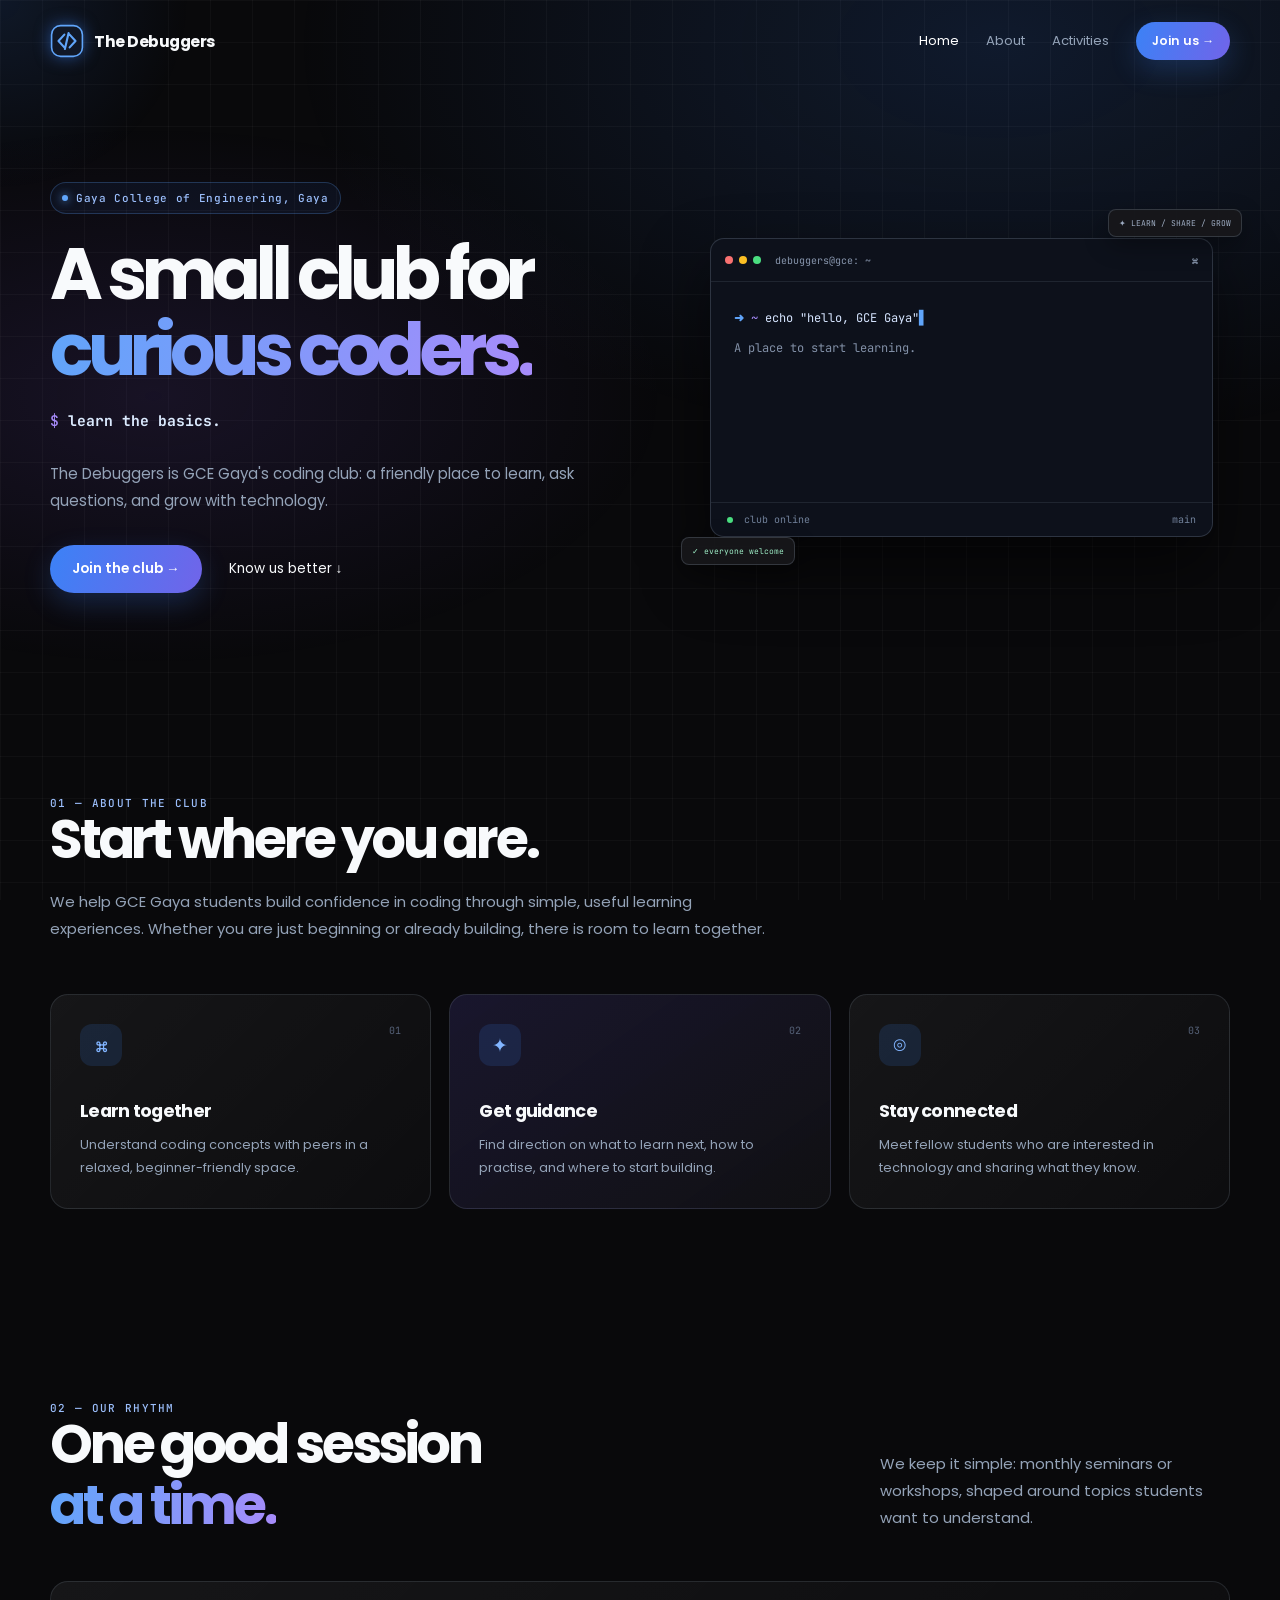
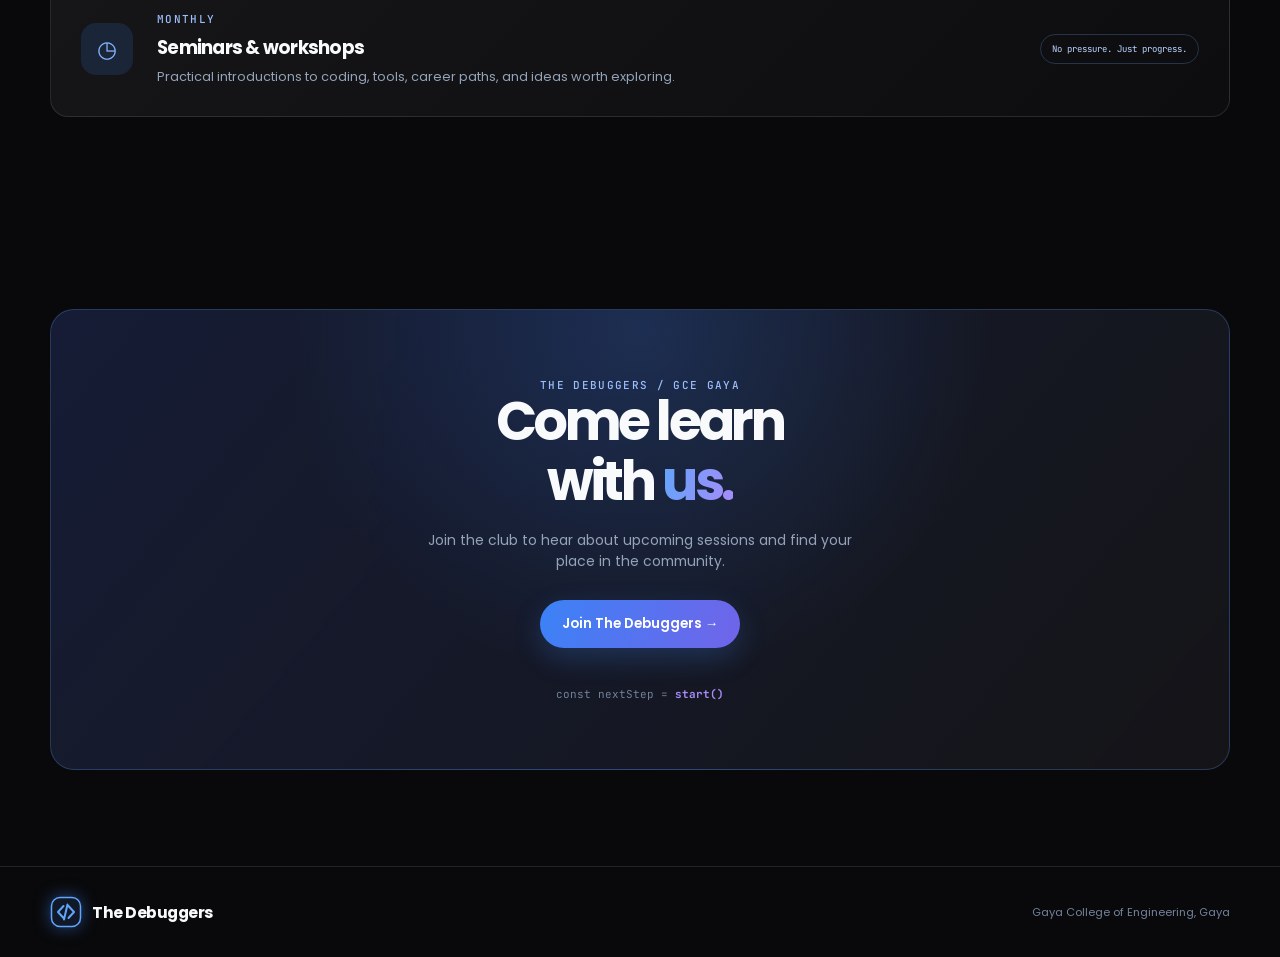
<file: index.html>
<!doctype html>
<html lang="en">
  <head>
    <meta charset="UTF-8" />
    <meta name="viewport" content="width=device-width, initial-scale=1.0" />
    <meta
      name="description"
      content="The Debuggers is the coding club of Gaya College of Engineering, Gaya."
    />
    <title>The Debuggers — Gaya College of Engineering</title>
    <link rel="icon" href="assets/favicon.png" type="image/png" />
    <link rel="preconnect" href="https://fonts.googleapis.com" />
    <link rel="preconnect" href="https://fonts.gstatic.com" crossorigin />
    <link
      href="https://fonts.googleapis.com/css2?family=JetBrains+Mono:wght@400;500;600&family=Poppins:wght@400;500;600;700;800&display=swap"
      rel="stylesheet"
    />
    <link rel="stylesheet" href="css/home.css" />
  </head>
  <body>
    <div class="backdrop"></div>
    <div class="cursor-glow"></div>
    <div class="loader" aria-hidden="true">&lt;/&gt;</div>

    <header class="site-header">
      <nav class="navbar container" aria-label="Main navigation">
        <a class="brand" href="#home">
          <img src="assets/logo.svg" width="34" height="34" alt="" />
          <span>The Debuggers</span>
        </a>
        <button class="menu-toggle" aria-label="Open menu" aria-expanded="false">
          <i></i><i></i>
        </button>
        <div class="nav-menu">
          <a class="active" href="#home">Home</a>
          <a href="#about">About</a>
          <a href="#activities">Activities</a>
          <a class="button small" href="register.html">Join us →</a>
        </div>
      </nav>
    </header>

    <main>
      <section class="hero container" id="home">
        <div class="hero-copy">
          <p class="eyebrow"><b></b> Gaya College of Engineering, Gaya</p>
          <h1>A small club for <em>curious coders.</em></h1>
          <p class="type-line"><span>$</span> <strong id="hero-typing"></strong><i></i></p>
          <p class="description">
            The Debuggers is GCE Gaya's coding club: a friendly place to learn, ask questions, and grow with technology.
          </p>
          <div class="hero-actions">
            <a class="button ripple" href="register.html">Join the club →</a>
            <a class="text-button" href="#about">Know us better ↓</a>
          </div>
        </div>

        <div class="terminal-wrap" aria-label="Terminal illustration">
          <article class="terminal">
            <header>
              <div><i></i><i></i><i></i></div>
              <span>debuggers@gce: ~</span>
              <span>⌘</span>
            </header>
            <div class="terminal-body">
              <p><b>➜</b> <em>~</em> <span id="terminal-command"></span><i>▋</i></p>
              <div id="terminal-output"></div>
            </div>
            <footer><span><b></b> club online</span><span>main</span></footer>
          </article>
          <aside class="chip top">✦ LEARN / SHARE / GROW</aside>
          <aside class="chip bottom">✓ everyone welcome</aside>
        </div>
      </section>

      <section class="section container reveal" id="about">
        <div class="intro">
          <p class="kicker">01 — ABOUT THE CLUB</p>
          <h2>Start where you are.</h2>
          <p>
            We help GCE Gaya students build confidence in coding through simple, useful learning experiences. Whether you are just beginning or already building, there is room to learn together.
          </p>
        </div>
        <div class="features">
          <article>
            <div class="icon">⌘</div>
            <small>01</small>
            <h3>Learn together</h3>
            <p>Understand coding concepts with peers in a relaxed, beginner-friendly space.</p>
          </article>
          <article class="featured">
            <div class="icon">✦</div>
            <small>02</small>
            <h3>Get guidance</h3>
            <p>Find direction on what to learn next, how to practise, and where to start building.</p>
          </article>
          <article>
            <div class="icon">◎</div>
            <small>03</small>
            <h3>Stay connected</h3>
            <p>Meet fellow students who are interested in technology and sharing what they know.</p>
          </article>
        </div>
      </section>

      <section class="section container reveal" id="activities">
        <div class="section-heading">
          <div>
            <p class="kicker">02 — OUR RHYTHM</p>
            <h2>One good session<br /><em>at a time.</em></h2>
          </div>
          <p>
            We keep it simple: monthly seminars or workshops, shaped around topics students want to understand.
          </p>
        </div>
        <div class="activity-card">
          <div class="activity-icon">◷</div>
          <div>
            <p class="kicker">MONTHLY</p>
            <h3>Seminars &amp; workshops</h3>
            <p>Practical introductions to coding, tools, career paths, and ideas worth exploring.</p>
          </div>
          <span class="activity-tag">No pressure. Just progress.</span>
        </div>
      </section>

      <section class="section container reveal" id="join">
        <div class="cta">
          <p class="kicker">THE DEBUGGERS / GCE GAYA</p>
          <h2>Come learn<br />with <em>us.</em></h2>
          <p>Join the club to hear about upcoming sessions and find your place in the community.</p>
          <a class="button ripple" href="register.html">Join The Debuggers →</a>
          <small>const nextStep = <b>start()</b></small>
        </div>
      </section>
    </main>

    <footer class="site-footer">
      <div class="container">
        <a class="brand" href="#home">
          <img src="assets/logo.svg" width="32" height="32" alt="" />
          <span>The Debuggers</span>
        </a>
        <p>Gaya College of Engineering, Gaya</p>
      </div>
    </footer>
    <script src="js/home.js"></script>
  </body>
</html>
</file>
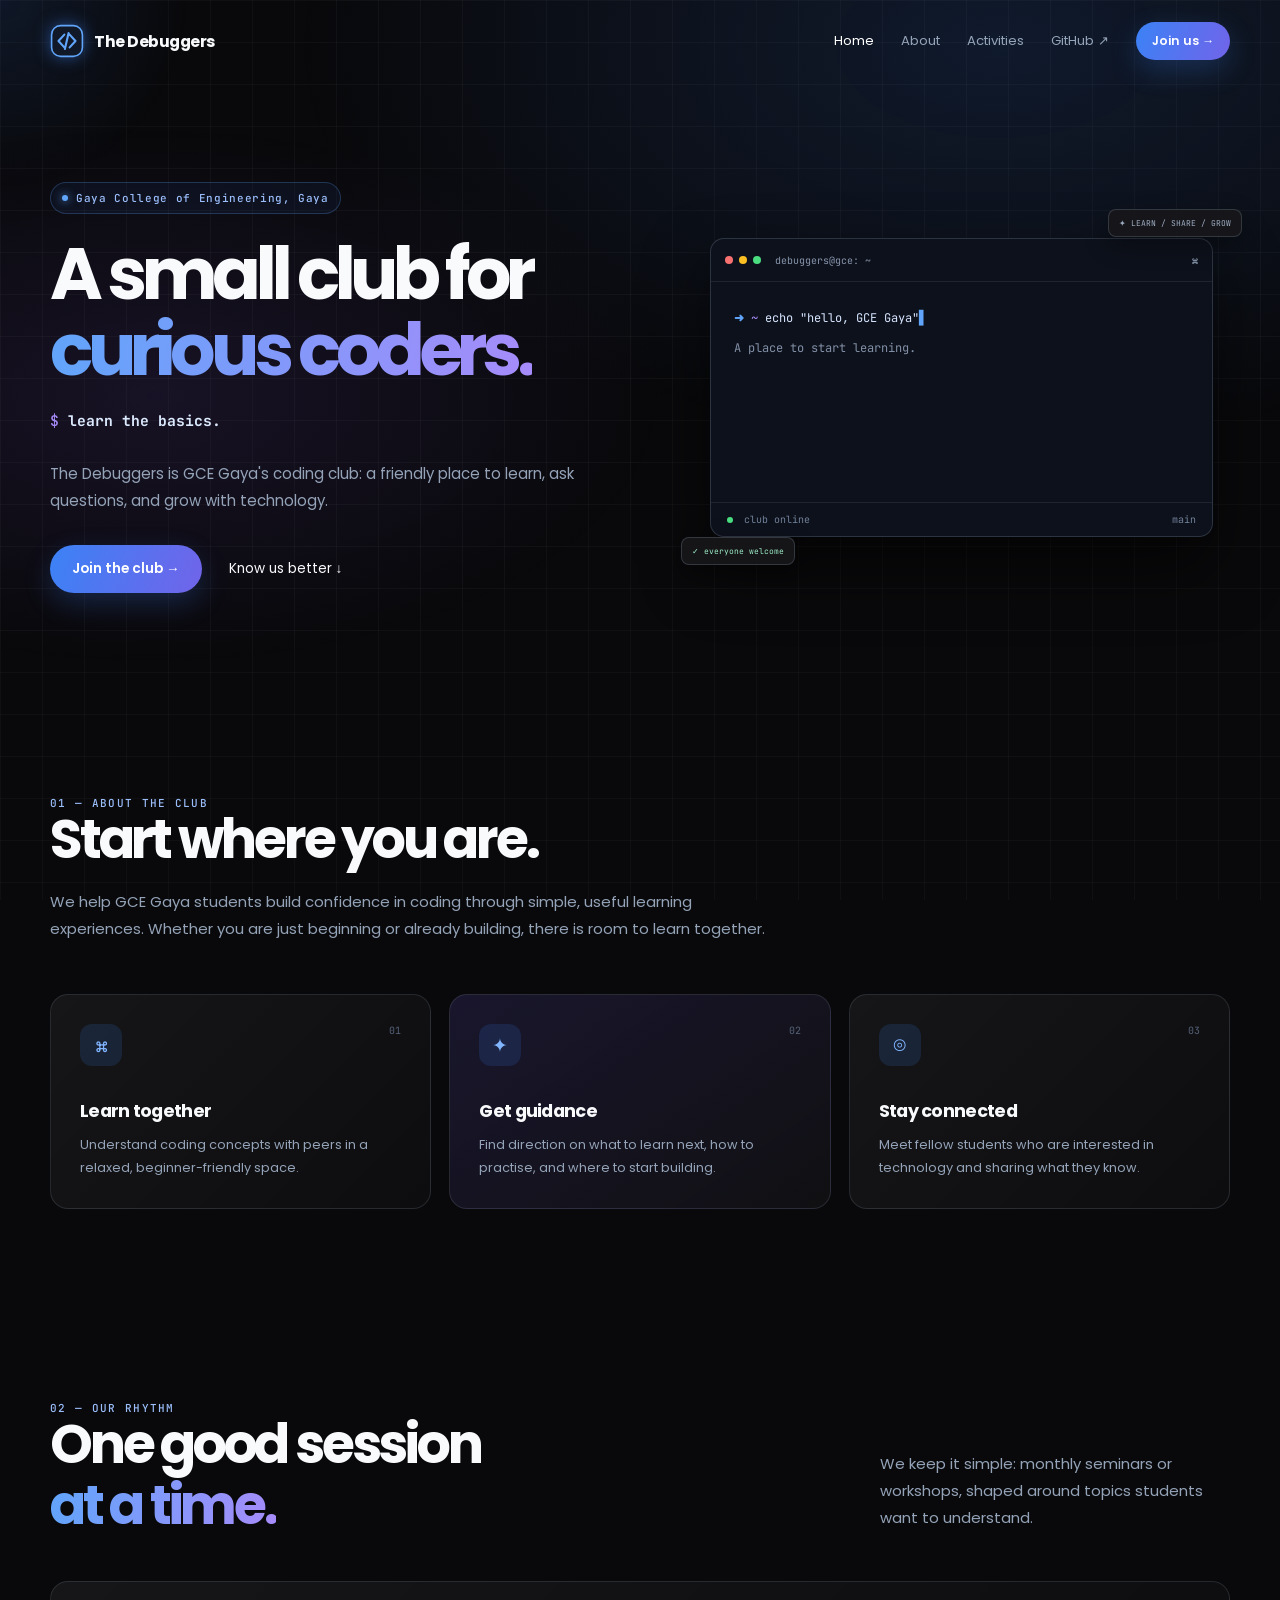
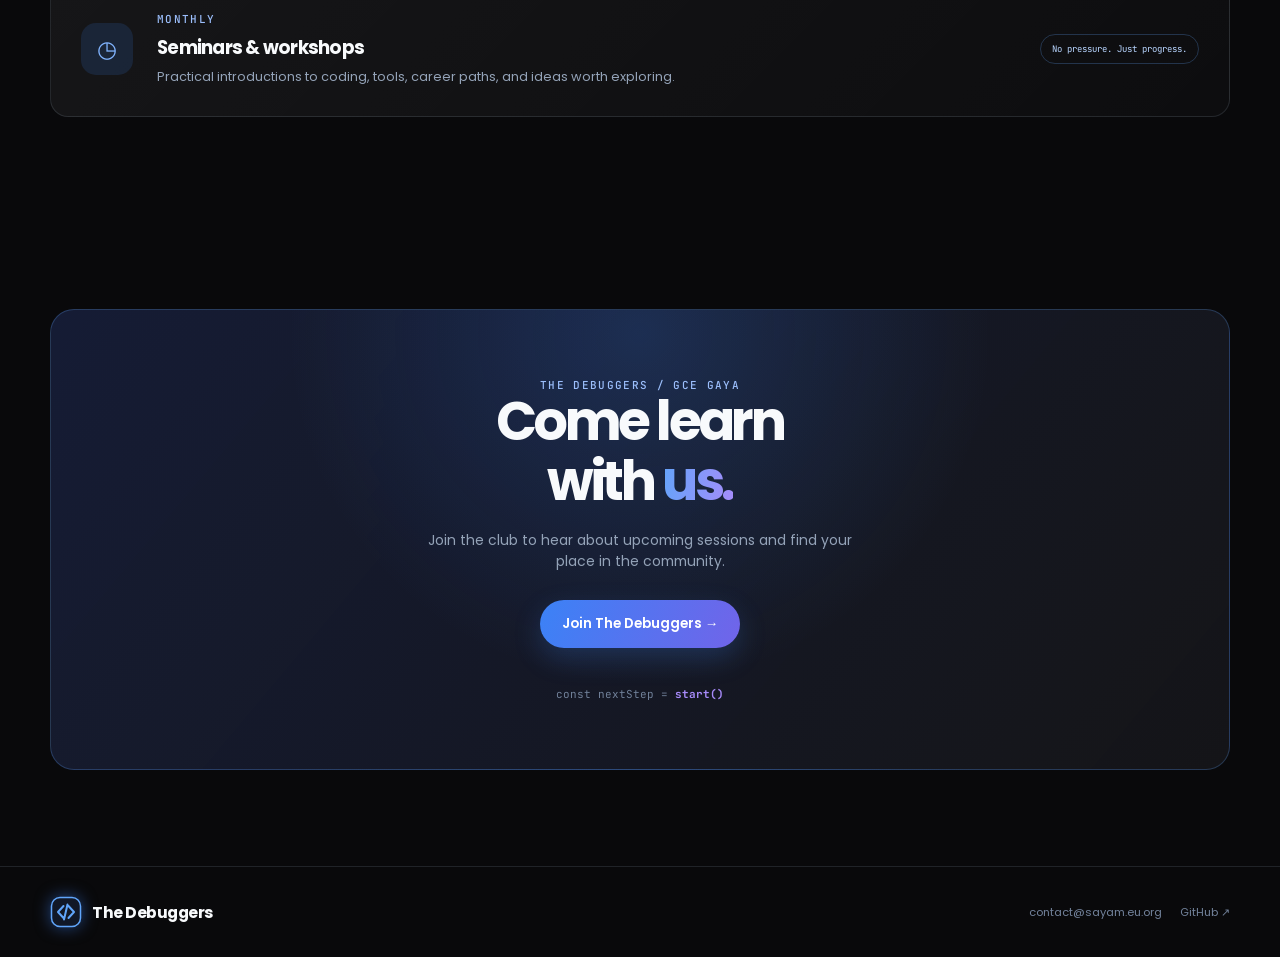
<file: frontend/index.html>
<!doctype html>
<html lang="en">
  <head>
    <meta charset="UTF-8" />
    <meta name="viewport" content="width=device-width, initial-scale=1.0" />
    <meta
      name="description"
      content="The Debuggers is the coding club of Gaya College of Engineering, Gaya."
    />
    <title>The Debuggers — Gaya College of Engineering</title>
    <link rel="icon" href="assets/favicon.png" type="image/png" />
    <link rel="preconnect" href="https://fonts.googleapis.com" />
    <link rel="preconnect" href="https://fonts.gstatic.com" crossorigin />
    <link
      href="https://fonts.googleapis.com/css2?family=JetBrains+Mono:wght@400;500;600&family=Poppins:wght@400;500;600;700;800&display=swap"
      rel="stylesheet"
    />
    <link rel="stylesheet" href="css/home.css" />
  </head>
  <body>
    <div class="backdrop"></div>
    <div class="cursor-glow"></div>
    <div class="loader" aria-hidden="true">&lt;/&gt;</div>

    <header class="site-header">
      <nav class="navbar container" aria-label="Main navigation">
        <a class="brand" href="#home">
          <img src="assets/logo.svg" width="34" height="34" alt="" />
          <span>The Debuggers</span>
        </a>
        <button class="menu-toggle" aria-label="Open menu" aria-expanded="false">
          <i></i><i></i>
        </button>
        <div class="nav-menu">
          <a class="active" href="#home">Home</a>
          <a href="#about">About</a>
          <a href="#activities">Activities</a>
          <a href="https://github.com/The-Debuggers-GCE" target="_blank" rel="noreferrer">GitHub ↗</a>
          <a class="button small" href="register.html">Join us →</a>
        </div>
      </nav>
    </header>

    <main>
      <section class="hero container" id="home">
        <div class="hero-copy">
          <p class="eyebrow"><b></b> Gaya College of Engineering, Gaya</p>
          <h1>A small club for <em>curious coders.</em></h1>
          <p class="type-line"><span>$</span> <strong id="hero-typing"></strong><i></i></p>
          <p class="description">
            The Debuggers is GCE Gaya's coding club: a friendly place to learn, ask questions, and grow with technology.
          </p>
          <div class="hero-actions">
            <a class="button ripple" href="register.html">Join the club →</a>
            <a class="text-button" href="#about">Know us better ↓</a>
          </div>
        </div>

        <div class="terminal-wrap" aria-label="Terminal illustration">
          <article class="terminal">
            <header>
              <div><i></i><i></i><i></i></div>
              <span>debuggers@gce: ~</span>
              <span>⌘</span>
            </header>
            <div class="terminal-body">
              <p><b>➜</b> <em>~</em> <span id="terminal-command"></span><i>▋</i></p>
              <div id="terminal-output"></div>
            </div>
            <footer><span><b></b> club online</span><span>main</span></footer>
          </article>
          <aside class="chip top">✦ LEARN / SHARE / GROW</aside>
          <aside class="chip bottom">✓ everyone welcome</aside>
        </div>
      </section>

      <section class="section container reveal" id="about">
        <div class="intro">
          <p class="kicker">01 — ABOUT THE CLUB</p>
          <h2>Start where you are.</h2>
          <p>
            We help GCE Gaya students build confidence in coding through simple, useful learning experiences. Whether you are just beginning or already building, there is room to learn together.
          </p>
        </div>
        <div class="features">
          <article>
            <div class="icon">⌘</div>
            <small>01</small>
            <h3>Learn together</h3>
            <p>Understand coding concepts with peers in a relaxed, beginner-friendly space.</p>
          </article>
          <article class="featured">
            <div class="icon">✦</div>
            <small>02</small>
            <h3>Get guidance</h3>
            <p>Find direction on what to learn next, how to practise, and where to start building.</p>
          </article>
          <article>
            <div class="icon">◎</div>
            <small>03</small>
            <h3>Stay connected</h3>
            <p>Meet fellow students who are interested in technology and sharing what they know.</p>
          </article>
        </div>
      </section>

      <section class="section container reveal" id="activities">
        <div class="section-heading">
          <div>
            <p class="kicker">02 — OUR RHYTHM</p>
            <h2>One good session<br /><em>at a time.</em></h2>
          </div>
          <p>
            We keep it simple: monthly seminars or workshops, shaped around topics students want to understand.
          </p>
        </div>
        <div class="activity-card">
          <div class="activity-icon">◷</div>
          <div>
            <p class="kicker">MONTHLY</p>
            <h3>Seminars &amp; workshops</h3>
            <p>Practical introductions to coding, tools, career paths, and ideas worth exploring.</p>
          </div>
          <span class="activity-tag">No pressure. Just progress.</span>
        </div>
      </section>

      <section class="section container reveal" id="join">
        <div class="cta">
          <p class="kicker">THE DEBUGGERS / GCE GAYA</p>
          <h2>Come learn<br />with <em>us.</em></h2>
          <p>Join the club to hear about upcoming sessions and find your place in the community.</p>
          <a class="button ripple" href="register.html">Join The Debuggers →</a>
          <small>const nextStep = <b>start()</b></small>
        </div>
      </section>
    </main>

    <footer class="site-footer">
      <div class="container">
        <a class="brand" href="#home">
          <img src="assets/logo.svg" width="32" height="32" alt="" />
          <span>The Debuggers</span>
        </a>
        <div class="footer-links">
          <a href="mailto:contact@sayam.eu.org">contact@sayam.eu.org</a>
          <a href="https://github.com/The-Debuggers-GCE" target="_blank" rel="noreferrer">GitHub ↗</a>
        </div>
      </div>
    </footer>
    <script src="js/home.js"></script>
  </body>
</html>
</file>
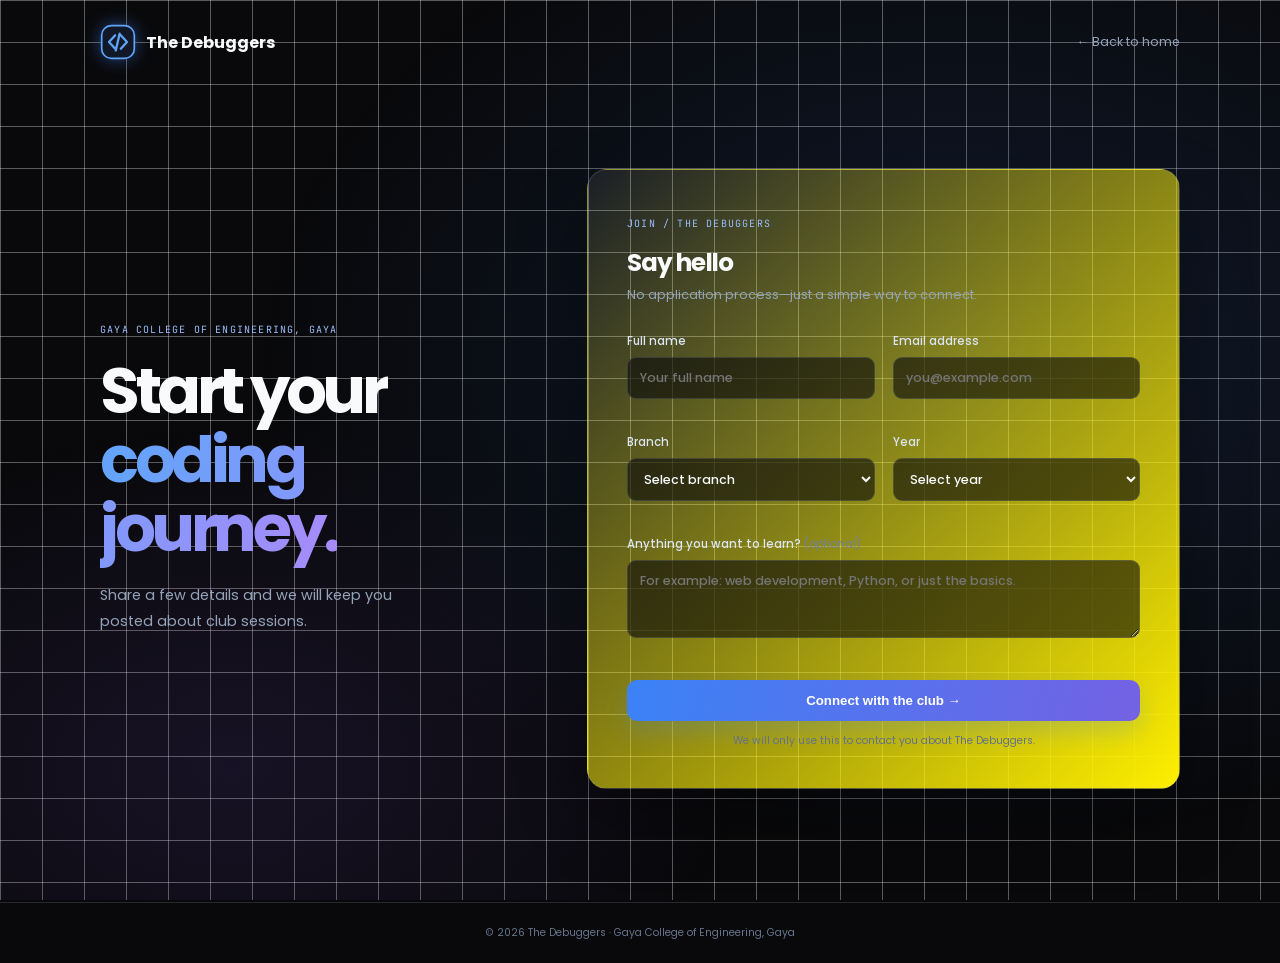
<file: register.html>
<!doctype html>
<html lang="en">
  <head>
    <meta charset="UTF-8" />
    <meta name="viewport" content="width=device-width, initial-scale=1.0" />
    <meta name="description" content="Join The Debuggers coding club at Gaya College of Engineering, Gaya." />
    <title>Join The Debuggers</title>
    <link rel="icon" href="assets/favicon.png" type="image/png" />
    <link rel="preconnect" href="https://fonts.googleapis.com" />
    <link rel="preconnect" href="https://fonts.gstatic.com" crossorigin />
    <link href="https://fonts.googleapis.com/css2?family=JetBrains+Mono:wght@400;500;600&family=Poppins:wght@400;500;600;700;800&display=swap" rel="stylesheet" />
    <link rel="stylesheet" href="css/register.css" />
  </head>
  <body>
    <div class="backdrop"></div>
    <header>
      <a class="brand" href="index.html"><img src="assets/logo.svg" width="36" height="36" alt="" /><span>The Debuggers</span></a>
      <a href="index.html">← Back to home</a>
    </header>
    <main>
      <section>
        <div class="intro">
          <p>GAYA COLLEGE OF ENGINEERING, GAYA</p>
          <h1>Start your<br /><em>coding journey.</em></h1>
          <span>Share a few details and we will keep you posted about club sessions.</span>
        </div>
        <div class="card">
          <div class="heading">
            <small>JOIN / THE DEBUGGERS</small>
            <h2>Say hello</h2>
            <p>No application process—just a simple way to connect.</p>
          </div>
          <form id="form" novalidate>
            <div class="grid">
              <label>Full name<input name="name" placeholder="Your full name" autocomplete="name" /><i></i></label>
              <label>Email address<input name="email" type="email" placeholder="you@example.com" autocomplete="email" /><i></i></label>
              <label>Branch<select name="branch"><option value="">Select branch</option><option>CSE</option><option>EEE</option><option>ME</option><option>CE</option><option>ECE</option><option>Other</option></select><i></i></label>
              <label>Year<select name="year"><option value="">Select year</option><option>1st Year</option><option>2nd Year</option><option>3rd Year</option><option>4th Year</option></select><i></i></label>
            </div>
            <label class="full">Anything you want to learn? <span>(optional)</span><textarea name="interest" rows="3" placeholder="For example: web development, Python, or just the basics."></textarea><i></i></label>
            <button type="submit">Connect with the club →</button>
            <p class="note">We will only use this to contact you about The Debuggers.</p>
          </form>
          <div class="success" hidden>
            <b>✓</b><small>THANKS FOR CONNECTING</small><h2>See you around.</h2>
            <p>We will be in touch when the next session is planned.</p>
            <a href="index.html">Back to home →</a>
          </div>
        </div>
      </section>
    </main>
    <footer>© 2026 The Debuggers · Gaya College of Engineering, Gaya</footer>
    <script src="js/register.js"></script>
  </body>
</html>
</file>
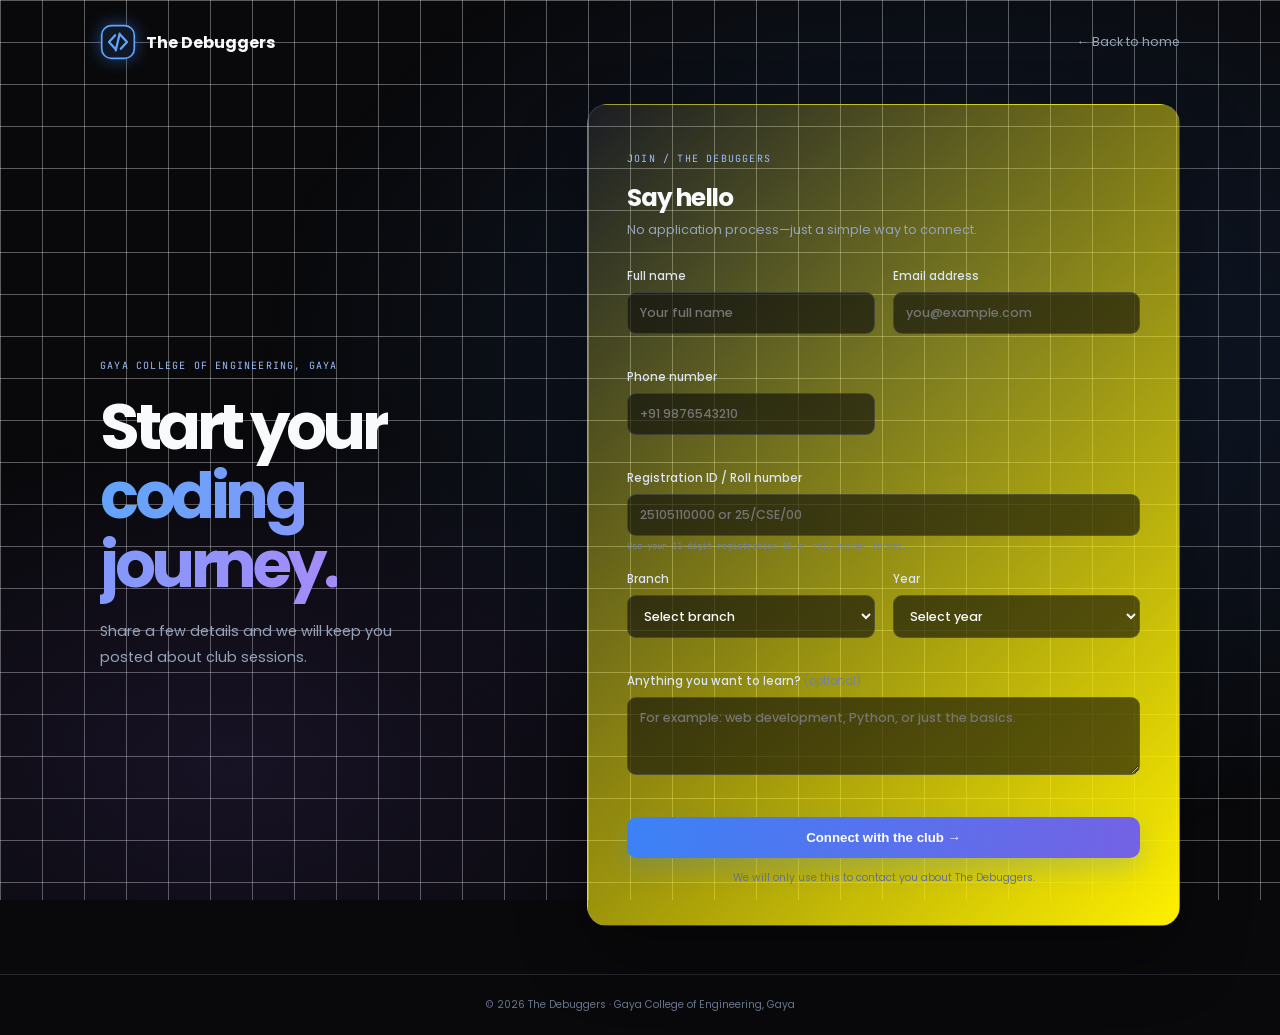
<file: frontend/register.html>
<!doctype html>
<html lang="en">
  <head>
    <meta charset="UTF-8" />
    <meta name="viewport" content="width=device-width, initial-scale=1.0" />
    <meta name="description" content="Join The Debuggers coding club at Gaya College of Engineering, Gaya." />
    <title>Join The Debuggers</title>
    <link rel="icon" href="assets/favicon.png" type="image/png" />
    <link rel="preconnect" href="https://fonts.googleapis.com" />
    <link rel="preconnect" href="https://fonts.gstatic.com" crossorigin />
    <link href="https://fonts.googleapis.com/css2?family=JetBrains+Mono:wght@400;500;600&family=Poppins:wght@400;500;600;700;800&display=swap" rel="stylesheet" />
    <link rel="stylesheet" href="css/register.css" />
  </head>
  <body>
    <div class="backdrop"></div>
    <header>
      <a class="brand" href="index.html"><img src="assets/logo.svg" width="36" height="36" alt="" /><span>The Debuggers</span></a>
      <a href="index.html">← Back to home</a>
    </header>
    <main>
      <section>
        <div class="intro">
          <p>GAYA COLLEGE OF ENGINEERING, GAYA</p>
          <h1>Start your<br /><em>coding journey.</em></h1>
          <span>Share a few details and we will keep you posted about club sessions.</span>
        </div>
        <div class="card">
          <div class="heading">
            <small>JOIN / THE DEBUGGERS</small>
            <h2>Say hello</h2>
            <p>No application process—just a simple way to connect.</p>
          </div>
          <form id="form" novalidate>
            <div class="grid">
              <label>Full name<input name="name" placeholder="Your full name" autocomplete="name" /><i></i></label>
              <label>Email address<input name="email" type="email" placeholder="you@example.com" autocomplete="email" /><i></i></label>
              <label>Phone number<input name="phone" type="tel" autocomplete="tel" placeholder="+91 9876543210" /><i></i></label>
              <label class="student-id">Registration ID / Roll number<input name="studentId" placeholder="25105110000 or 25/CSE/00" autocapitalize="characters" /><i>Use your 11-digit registration ID or roll-number format.</i></label>
              <label>Branch<select name="branch"><option value="">Select branch</option><option value="CSE">CSE</option><option value="EEE">EEE</option><option value="ME">ME</option><option value="CE">CE</option><option value="B.ARCH">B.ARCH</option><option value="MNC">MNC</option></select><i></i></label>
              <label>Year<select name="year"><option value="">Select year</option><option>1st Year</option><option>2nd Year</option><option>3rd Year</option><option>4th Year</option></select><i></i></label>
            </div>
            <label class="full">Anything you want to learn? <span>(optional)</span><textarea name="interest" rows="3" placeholder="For example: web development, Python, or just the basics."></textarea><i></i></label>
            <button type="submit">Connect with the club →</button>
            <p class="note">We will only use this to contact you about The Debuggers.</p>
          </form>
          <div class="success" hidden>
            <b>✓</b><small>THANKS FOR CONNECTING</small><h2>See you around.</h2>
            <p>We will be in touch when the next session is planned.</p>
            <a href="index.html">Back to home →</a>
          </div>
        </div>
      </section>
    </main>
    <footer>© 2026 The Debuggers · Gaya College of Engineering, Gaya</footer>
    <script src="js/register.js"></script>
  </body>
</html>
</file>
<file: css/home.css>
/* ---------- Base ---------- */
:root {
  --background: #09090b;
  --blue: #3b82f6;
  --line: rgba(148, 163, 184, 0.17);
  --mono: "JetBrains Mono", monospace;
  --muted: #94a3b8;
  --violet: #8b5cf6;
}
* {
  box-sizing: border-box;
  margin: 0;
}
html {
  scroll-behavior: smooth;
}
body {
  min-width: 320px;
  overflow-x: hidden;
  background: var(--background);
  color: #f8fafc;
  font-family: Poppins, sans-serif;
}
a {
  color: inherit;
  text-decoration: none;
}
.container {
  width: min(calc(100% - 48px), 1180px);
  margin: auto;
}
.backdrop {
  position: fixed;
  inset: 0;
  z-index: -2;
  background: radial-gradient(ellipse 55% 45% at 78% 5%, #3b82f625, transparent), radial-gradient(ellipse 40% 30% at 12% 44%, #8b5cf61d, transparent), linear-gradient(#ffffff08 1px, transparent 1px), linear-gradient(90deg, #ffffff08 1px, transparent 1px);
  background-size: auto, auto, 42px 42px, 42px 42px;
}
.cursor-glow {
  position: fixed;
  z-index: -1;
  width: 400px;
  height: 400px;
  border-radius: 50%;
  pointer-events: none;
  background: radial-gradient(circle, #3b82f620, transparent 67%);
  transform: translate(-50%, -50%);
}
.kicker, .eyebrow {
  color: #9bbefb;
  font: 500 11px var(--mono);
  letter-spacing: 0.12em;
}
.section {
  padding: 96px 0;
}
.section h2 {
  font-size: clamp(2.1rem, 4.2vw, 3.55rem);
  letter-spacing: -0.06em;
  line-height: 1.13;
}
.section h2 em, h1 em, .cta em {
  color: transparent;
  font-style: normal;
  background: linear-gradient(100deg, #60a5fa, #a78bfa);
  background-clip: text;
  -webkit-background-clip: text;
}
.intro {
  max-width: 720px;
}
.intro > p:last-child, .section-heading > p {
  margin-top: 18px;
  color: var(--muted);
  font-size: 0.93rem;
  line-height: 1.8;
}
/* ---------- Navigation ---------- */
.site-header {
  position: fixed;
  top: 0;
  z-index: 10;
  width: 100%;
  transition: 0.3s;
}
.site-header.scrolled {
  border-bottom: 1px solid var(--line);
  background: #09090bd9;
  backdrop-filter: blur(18px);
}
.navbar {
  display: flex;
  align-items: center;
  justify-content: space-between;
  height: 82px;
}
.brand {
  display: flex;
  align-items: center;
  gap: 10px;
  font-size: 0.98rem;
  font-weight: 700;
  letter-spacing: -0.03em;
}
.brand img {
  filter: drop-shadow(0 0 8px #3b82f680);
}
.nav-menu {
  display: flex;
  align-items: center;
  gap: 27px;
}
.nav-menu > a:not(.button) {
  color: var(--muted);
  font-size: 0.82rem;
}
.nav-menu > a:hover, .nav-menu > a.active {
  color: #fff;
}
.button {
  position: relative;
  display: inline-flex;
  align-items: center;
  justify-content: center;
  gap: 10px;
  overflow: hidden;
  padding: 14px 22px;
  border-radius: 999px;
  background: linear-gradient(110deg, var(--blue), #7164e9);
  box-shadow: 0 10px 28px #3b82f63b;
  color: #fff;
  font-size: 0.85rem;
  font-weight: 600;
  transition: 0.25s;
}
.button:hover {
  box-shadow: 0 15px 34px #3b82f65e;
  transform: translateY(-3px);
}
.small {
  padding: 10px 16px;
  font-size: 0.76rem;
}
.menu-toggle {
  display: none;
  border: 0;
  background: none;
  color: #fff;
}
.menu-toggle i {
  display: block;
  width: 22px;
  height: 2px;
  margin: 5px;
  background: currentColor;
}
/* ---------- Hero ---------- */
.hero {
  display: grid;
  grid-template-columns: 1.05fr 0.95fr;
  align-items: center;
  gap: 50px;
  min-height: 700px;
  padding: 130px 0 55px;
}
.eyebrow {
  display: flex;
  align-items: center;
  gap: 8px;
  width: max-content;
  padding: 8px 11px;
  border: 1px solid #60a5fa40;
  border-radius: 999px;
  background: #3b82f610;
  letter-spacing: 0.06em;
}
.eyebrow b {
  width: 6px;
  height: 6px;
  border-radius: 50%;
  background: #60a5fa;
  box-shadow: 0 0 10px #60a5fa;
}
.hero h1 {
  margin-top: 22px;
  font-size: clamp(3rem, 5.6vw, 5rem);
  letter-spacing: -0.075em;
  line-height: 1.06;
}
.type-line {
  min-height: 32px;
  margin-top: 23px;
  color: #dbeafe;
  font: 500 0.92rem var(--mono);
}
.type-line > span, .terminal-body em {
  color: #a78bfa;
}
.type-line i, .terminal-body > p > i {
  color: #60a5fa;
  font-style: normal;
  animation: blink 0.8s steps(1) infinite;
}
.description {
  max-width: 540px;
  margin-top: 17px;
  color: var(--muted);
  font-size: 0.94rem;
  line-height: 1.8;
}
.hero-actions {
  display: flex;
  align-items: center;
  gap: 27px;
  margin-top: 30px;
}
.text-button {
  font-size: 0.85rem;
}
.terminal-wrap {
  position: relative;
  padding: 35px 17px;
}
.terminal {
  position: relative;
  z-index: 1;
  overflow: hidden;
  border: 1px solid #94a3b83d;
  border-radius: 14px;
  background: #0d111b;
  box-shadow: 0 32px 65px #0008;
  animation: float 6s ease-in-out infinite;
}
.terminal header, .terminal footer {
  display: flex;
  align-items: center;
  gap: 14px;
  height: 43px;
  padding: 0 14px;
  border-bottom: 1px solid #94a3b822;
  color: #8896ad;
  font: 10px var(--mono);
}
.terminal header > span:last-child {
  margin-left: auto;
}
.terminal header div {
  display: flex;
  gap: 6px;
}
.terminal header i {
  width: 8px;
  height: 8px;
  border-radius: 50%;
  background: #f87171;
}
.terminal header i:nth-child(2) {
  background: #fbbf24;
}
.terminal header i:nth-child(3) {
  background: #4ade80;
}
.terminal-body {
  min-height: 220px;
  padding: 25px 23px;
  color: #d6e5ff;
  font: 12px/1.85 var(--mono);
}
.terminal-body b {
  color: #60a5fa;
}
.terminal-body div {
  margin-top: 8px;
  color: #8290a7;
}
.terminal footer {
  justify-content: space-between;
  height: auto;
  padding: 10px 16px;
  border-top: 1px solid #94a3b822;
  border-bottom: 0;
  color: #71819a;
}
.terminal footer b {
  display: inline-block;
  width: 6px;
  height: 6px;
  margin-right: 5px;
  border-radius: 50%;
  background: #4ade80;
}
.chip {
  position: absolute;
  z-index: 2;
  padding: 8px 10px;
  border: 1px solid #94a3b83d;
  border-radius: 8px;
  background: #18181be8;
  box-shadow: 0 8px 25px #0005;
  color: #9eacc2;
  font: 8px var(--mono);
}
.chip.top {
  top: 6px;
  right: -12px;
}
.chip.bottom {
  bottom: 7px;
  left: -12px;
  color: #9cebc4;
}
/* ---------- Content ---------- */
.features {
  display: grid;
  grid-template-columns: repeat(3, 1fr);
  gap: 18px;
  margin-top: 52px;
}
.features article {
  position: relative;
  padding: 29px;
  border: 1px solid var(--line);
  border-radius: 18px;
  background: linear-gradient(135deg, #ffffff0e, #ffffff05);
  transition: 0.3s;
}
.features article:hover, .activity-card:hover {
  border-color: #60a5fa88;
  background: #3b82f615;
  transform: translateY(-5px);
}
.features .featured {
  background: linear-gradient(145deg, #4a3f9340, #18181b80);
}
.icon, .activity-icon {
  display: grid;
  place-items: center;
  width: 42px;
  height: 42px;
  border-radius: 12px;
  background: #3b82f625;
  color: #82b5ff;
  font: 19px var(--mono);
}
.features small {
  position: absolute;
  top: 29px;
  right: 29px;
  color: #566278;
  font: 10px var(--mono);
}
.features h3 {
  margin-top: 32px;
  font-size: 1.1rem;
  letter-spacing: -0.04em;
}
.features p {
  margin-top: 10px;
  color: var(--muted);
  font-size: 0.8rem;
  line-height: 1.75;
}
.section-heading {
  display: flex;
  align-items: flex-end;
  justify-content: space-between;
  gap: 40px;
}
.section-heading > p {
  max-width: 350px;
  margin-bottom: 5px;
}
.activity-card {
  display: grid;
  grid-template-columns: auto 1fr auto;
  align-items: center;
  gap: 24px;
  margin-top: 44px;
  padding: 30px;
  border: 1px solid var(--line);
  border-radius: 18px;
  background: linear-gradient(135deg, #ffffff0e, #ffffff05);
  transition: 0.3s;
}
.activity-icon {
  width: 52px;
  height: 52px;
  border-radius: 15px;
  font-size: 23px;
}
.activity-card h3 {
  margin-top: 8px;
  font-size: 1.15rem;
  letter-spacing: -0.04em;
}
.activity-card div > p:last-child {
  margin-top: 7px;
  color: var(--muted);
  font-size: 0.8rem;
}
.activity-tag {
  padding: 8px 11px;
  border: 1px solid #60a5fa40;
  border-radius: 999px;
  color: #b8d5ff;
  font: 9px var(--mono);
}
.cta {
  overflow: hidden;
  padding: 68px 8%;
  border: 1px solid #60a5fa40;
  border-radius: 24px;
  background: radial-gradient(circle at 50% 5%, #3b82f633, transparent 48%), linear-gradient(130deg, #1e295199, #18181bcc);
  text-align: center;
}
.cta > p:not(.kicker) {
  max-width: 430px;
  margin: 17px auto 28px;
  color: var(--muted);
  font-size: 0.87rem;
}
.cta small {
  display: block;
  margin-top: 39px;
  color: #71819a;
  font: 11px var(--mono);
}
.cta small b {
  color: #a78bfa;
}
.site-footer {
  padding: 29px 0;
  border-top: 1px solid var(--line);
}
.site-footer > .container {
  display: flex;
  align-items: center;
  justify-content: space-between;
  gap: 20px;
}
.site-footer p {
  color: #71819a;
  font-size: 0.7rem;
}
/* ---------- Motion and responsive ---------- */
.loader {
  position: fixed;
  inset: 0;
  z-index: 20;
  display: grid;
  place-items: center;
  background: var(--background);
  color: #8ebcff;
  font: 600 14px var(--mono);
  transition: 0.5s;
}
.loader.done {
  visibility: hidden;
  opacity: 0;
}
.reveal {
  opacity: 0;
  transform: translateY(24px);
  transition: 0.7s;
}
.reveal.show {
  opacity: 1;
  transform: none;
}
.ripple-effect {
  position: absolute;
  border-radius: 50%;
  background: #ffffff55;
  transform: translate(-50%, -50%);
  animation: ripple 0.65s linear;
}
@keyframes float {
  50% {
    transform: translateY(-10px);
  }
}
@keyframes blink {
  50% {
    opacity: 0;
  }
}
@keyframes ripple {
  to {
    width: 400px;
    height: 400px;
    opacity: 0;
  }
}
@media (max-width: 900px) {
  .hero {
    grid-template-columns: 1fr;
    padding-top: 125px;
    text-align: center;
  }
  .hero-copy {
    display: flex;
    flex-direction: column;
    align-items: center;
  }
  .terminal-wrap {
    width: min(550px, 100%);
    margin: auto;
  }
  .features {
    grid-template-columns: 1fr 1fr;
  }
  .features article:last-child {
    grid-column: span 2;
  }
  .section-heading {
    align-items: start;
    flex-direction: column;
  }
}
@media (max-width: 680px) {
  .container {
    width: min(calc(100% - 34px), 1180px);
  }
  .navbar {
    height: 70px;
  }
  .menu-toggle {
    display: block;
  }
  .nav-menu {
    position: absolute;
    top: 61px;
    right: 17px;
    left: 17px;
    display: none;
    flex-direction: column;
    align-items: stretch;
    padding: 15px;
    border: 1px solid var(--line);
    border-radius: 14px;
    background: #101016f5;
  }
  .nav-menu.open {
    display: flex;
  }
  .nav-menu > a:not(.button) {
    padding: 9px;
  }
  .hero {
    min-height: auto;
    padding-top: 110px;
  }
  .hero h1 {
    font-size: clamp(2.6rem, 13vw, 4rem);
  }
  .hero-actions {
    flex-direction: column;
    gap: 18px;
  }
  .terminal-wrap {
    padding-inline: 4px;
  }
  .terminal-body {
    min-height: 190px;
    padding: 19px 16px;
    font-size: 10px;
  }
  .section {
    padding: 72px 0;
  }
  .features {
    grid-template-columns: 1fr;
  }
  .features article:last-child {
    grid-column: auto;
  }
  .activity-card {
    grid-template-columns: auto 1fr;
    gap: 16px;
  }
  .activity-tag {
    grid-column: span 2;
    width: max-content;
  }
  .cta {
    padding: 57px 18px;
  }
  .site-footer > .container {
    flex-direction: column;
    text-align: center;
  }
  .cursor-glow {
    display: none;
  }
}
</file>
<file: frontend/css/home.css>
/* ---------- Base ---------- */
:root {
  --background: #09090b;
  --blue: #3b82f6;
  --line: rgba(148, 163, 184, 0.17);
  --mono: "JetBrains Mono", monospace;
  --muted: #94a3b8;
  --violet: #8b5cf6;
}
* {
  box-sizing: border-box;
  margin: 0;
}
html {
  scroll-behavior: smooth;
}
body {
  min-width: 320px;
  overflow-x: hidden;
  background: var(--background);
  color: #f8fafc;
  font-family: Poppins, sans-serif;
}
a {
  color: inherit;
  text-decoration: none;
}
.container {
  width: min(calc(100% - 48px), 1180px);
  margin: auto;
}
.backdrop {
  position: fixed;
  inset: 0;
  z-index: -2;
  background: radial-gradient(ellipse 55% 45% at 78% 5%, #3b82f625, transparent), radial-gradient(ellipse 40% 30% at 12% 44%, #8b5cf61d, transparent), linear-gradient(#ffffff08 1px, transparent 1px), linear-gradient(90deg, #ffffff08 1px, transparent 1px);
  background-size: auto, auto, 42px 42px, 42px 42px;
}
.cursor-glow {
  position: fixed;
  z-index: -1;
  width: 400px;
  height: 400px;
  border-radius: 50%;
  pointer-events: none;
  background: radial-gradient(circle, #3b82f620, transparent 67%);
  transform: translate(-50%, -50%);
}
.kicker, .eyebrow {
  color: #9bbefb;
  font: 500 11px var(--mono);
  letter-spacing: 0.12em;
}
.section {
  padding: 96px 0;
}
.section h2 {
  font-size: clamp(2.1rem, 4.2vw, 3.55rem);
  letter-spacing: -0.06em;
  line-height: 1.13;
}
.section h2 em, h1 em, .cta em {
  color: transparent;
  font-style: normal;
  background: linear-gradient(100deg, #60a5fa, #a78bfa);
  background-clip: text;
  -webkit-background-clip: text;
}
.intro {
  max-width: 720px;
}
.intro > p:last-child, .section-heading > p {
  margin-top: 18px;
  color: var(--muted);
  font-size: 0.93rem;
  line-height: 1.8;
}
/* ---------- Navigation ---------- */
.site-header {
  position: fixed;
  top: 0;
  z-index: 10;
  width: 100%;
  transition: 0.3s;
}
.site-header.scrolled {
  border-bottom: 1px solid var(--line);
  background: #09090bd9;
  backdrop-filter: blur(18px);
}
.navbar {
  display: flex;
  align-items: center;
  justify-content: space-between;
  height: 82px;
}
.brand {
  display: flex;
  align-items: center;
  gap: 10px;
  font-size: 0.98rem;
  font-weight: 700;
  letter-spacing: -0.03em;
}
.brand img {
  filter: drop-shadow(0 0 8px #3b82f680);
}
.nav-menu {
  display: flex;
  align-items: center;
  gap: 27px;
}
.nav-menu > a:not(.button) {
  color: var(--muted);
  font-size: 0.82rem;
}
.nav-menu > a:hover, .nav-menu > a.active {
  color: #fff;
}
.button {
  position: relative;
  display: inline-flex;
  align-items: center;
  justify-content: center;
  gap: 10px;
  overflow: hidden;
  padding: 14px 22px;
  border-radius: 999px;
  background: linear-gradient(110deg, var(--blue), #7164e9);
  box-shadow: 0 10px 28px #3b82f63b;
  color: #fff;
  font-size: 0.85rem;
  font-weight: 600;
  transition: 0.25s;
}
.button:hover {
  box-shadow: 0 15px 34px #3b82f65e;
  transform: translateY(-3px);
}
.small {
  padding: 10px 16px;
  font-size: 0.76rem;
}
.menu-toggle {
  display: none;
  border: 0;
  background: none;
  color: #fff;
}
.menu-toggle i {
  display: block;
  width: 22px;
  height: 2px;
  margin: 5px;
  background: currentColor;
}
/* ---------- Hero ---------- */
.hero {
  display: grid;
  grid-template-columns: 1.05fr 0.95fr;
  align-items: center;
  gap: 50px;
  min-height: 700px;
  padding: 130px 0 55px;
}
.eyebrow {
  display: flex;
  align-items: center;
  gap: 8px;
  width: max-content;
  padding: 8px 11px;
  border: 1px solid #60a5fa40;
  border-radius: 999px;
  background: #3b82f610;
  letter-spacing: 0.06em;
}
.eyebrow b {
  width: 6px;
  height: 6px;
  border-radius: 50%;
  background: #60a5fa;
  box-shadow: 0 0 10px #60a5fa;
}
.hero h1 {
  margin-top: 22px;
  font-size: clamp(3rem, 5.6vw, 5rem);
  letter-spacing: -0.075em;
  line-height: 1.06;
}
.type-line {
  min-height: 32px;
  margin-top: 23px;
  color: #dbeafe;
  font: 500 0.92rem var(--mono);
}
.type-line > span, .terminal-body em {
  color: #a78bfa;
}
.type-line i, .terminal-body > p > i {
  color: #60a5fa;
  font-style: normal;
  animation: blink 0.8s steps(1) infinite;
}
.description {
  max-width: 540px;
  margin-top: 17px;
  color: var(--muted);
  font-size: 0.94rem;
  line-height: 1.8;
}
.hero-actions {
  display: flex;
  align-items: center;
  gap: 27px;
  margin-top: 30px;
}
.text-button {
  font-size: 0.85rem;
}
.terminal-wrap {
  position: relative;
  padding: 35px 17px;
}
.terminal {
  position: relative;
  z-index: 1;
  overflow: hidden;
  border: 1px solid #94a3b83d;
  border-radius: 14px;
  background: #0d111b;
  box-shadow: 0 32px 65px #0008;
  animation: float 6s ease-in-out infinite;
}
.terminal header, .terminal footer {
  display: flex;
  align-items: center;
  gap: 14px;
  height: 43px;
  padding: 0 14px;
  border-bottom: 1px solid #94a3b822;
  color: #8896ad;
  font: 10px var(--mono);
}
.terminal header > span:last-child {
  margin-left: auto;
}
.terminal header div {
  display: flex;
  gap: 6px;
}
.terminal header i {
  width: 8px;
  height: 8px;
  border-radius: 50%;
  background: #f87171;
}
.terminal header i:nth-child(2) {
  background: #fbbf24;
}
.terminal header i:nth-child(3) {
  background: #4ade80;
}
.terminal-body {
  min-height: 220px;
  padding: 25px 23px;
  color: #d6e5ff;
  font: 12px/1.85 var(--mono);
}
.terminal-body b {
  color: #60a5fa;
}
.terminal-body div {
  margin-top: 8px;
  color: #8290a7;
}
.terminal footer {
  justify-content: space-between;
  height: auto;
  padding: 10px 16px;
  border-top: 1px solid #94a3b822;
  border-bottom: 0;
  color: #71819a;
}
.terminal footer b {
  display: inline-block;
  width: 6px;
  height: 6px;
  margin-right: 5px;
  border-radius: 50%;
  background: #4ade80;
}
.chip {
  position: absolute;
  z-index: 2;
  padding: 8px 10px;
  border: 1px solid #94a3b83d;
  border-radius: 8px;
  background: #18181be8;
  box-shadow: 0 8px 25px #0005;
  color: #9eacc2;
  font: 8px var(--mono);
}
.chip.top {
  top: 6px;
  right: -12px;
}
.chip.bottom {
  bottom: 7px;
  left: -12px;
  color: #9cebc4;
}
/* ---------- Content ---------- */
.features {
  display: grid;
  grid-template-columns: repeat(3, 1fr);
  gap: 18px;
  margin-top: 52px;
}
.features article {
  position: relative;
  padding: 29px;
  border: 1px solid var(--line);
  border-radius: 18px;
  background: linear-gradient(135deg, #ffffff0e, #ffffff05);
  transition: 0.3s;
}
.features article:hover, .activity-card:hover {
  border-color: #60a5fa88;
  background: #3b82f615;
  transform: translateY(-5px);
}
.features .featured {
  background: linear-gradient(145deg, #4a3f9340, #18181b80);
}
.icon, .activity-icon {
  display: grid;
  place-items: center;
  width: 42px;
  height: 42px;
  border-radius: 12px;
  background: #3b82f625;
  color: #82b5ff;
  font: 19px var(--mono);
}
.features small {
  position: absolute;
  top: 29px;
  right: 29px;
  color: #566278;
  font: 10px var(--mono);
}
.features h3 {
  margin-top: 32px;
  font-size: 1.1rem;
  letter-spacing: -0.04em;
}
.features p {
  margin-top: 10px;
  color: var(--muted);
  font-size: 0.8rem;
  line-height: 1.75;
}
.section-heading {
  display: flex;
  align-items: flex-end;
  justify-content: space-between;
  gap: 40px;
}
.section-heading > p {
  max-width: 350px;
  margin-bottom: 5px;
}
.activity-card {
  display: grid;
  grid-template-columns: auto 1fr auto;
  align-items: center;
  gap: 24px;
  margin-top: 44px;
  padding: 30px;
  border: 1px solid var(--line);
  border-radius: 18px;
  background: linear-gradient(135deg, #ffffff0e, #ffffff05);
  transition: 0.3s;
}
.activity-icon {
  width: 52px;
  height: 52px;
  border-radius: 15px;
  font-size: 23px;
}
.activity-card h3 {
  margin-top: 8px;
  font-size: 1.15rem;
  letter-spacing: -0.04em;
}
.activity-card div > p:last-child {
  margin-top: 7px;
  color: var(--muted);
  font-size: 0.8rem;
}
.activity-tag {
  padding: 8px 11px;
  border: 1px solid #60a5fa40;
  border-radius: 999px;
  color: #b8d5ff;
  font: 9px var(--mono);
}
.cta {
  overflow: hidden;
  padding: 68px 8%;
  border: 1px solid #60a5fa40;
  border-radius: 24px;
  background: radial-gradient(circle at 50% 5%, #3b82f633, transparent 48%), linear-gradient(130deg, #1e295199, #18181bcc);
  text-align: center;
}
.cta > p:not(.kicker) {
  max-width: 430px;
  margin: 17px auto 28px;
  color: var(--muted);
  font-size: 0.87rem;
}
.cta small {
  display: block;
  margin-top: 39px;
  color: #71819a;
  font: 11px var(--mono);
}
.cta small b {
  color: #a78bfa;
}
.site-footer {
  padding: 29px 0;
  border-top: 1px solid var(--line);
}
.site-footer > .container {
  display: flex;
  align-items: center;
  justify-content: space-between;
  gap: 20px;
}
.footer-links {
  display: flex;
  align-items: center;
  gap: 18px;
}
.footer-links a {
  color: #71819a;
  font-size: 0.7rem;
}
.footer-links a:hover {
  color: #dbeafe;
}
/* ---------- Motion and responsive ---------- */
.loader {
  position: fixed;
  inset: 0;
  z-index: 20;
  display: grid;
  place-items: center;
  background: var(--background);
  color: #8ebcff;
  font: 600 14px var(--mono);
  transition: 0.5s;
}
.loader.done {
  visibility: hidden;
  opacity: 0;
}
.reveal {
  opacity: 0;
  transform: translateY(24px);
  transition: 0.7s;
}
.reveal.show {
  opacity: 1;
  transform: none;
}
.ripple-effect {
  position: absolute;
  border-radius: 50%;
  background: #ffffff55;
  transform: translate(-50%, -50%);
  animation: ripple 0.65s linear;
}
@keyframes float {
  50% {
    transform: translateY(-10px);
  }
}
@keyframes blink {
  50% {
    opacity: 0;
  }
}
@keyframes ripple {
  to {
    width: 400px;
    height: 400px;
    opacity: 0;
  }
}
@media (max-width: 900px) {
  .hero {
    grid-template-columns: 1fr;
    padding-top: 125px;
    text-align: center;
  }
  .hero-copy {
    display: flex;
    flex-direction: column;
    align-items: center;
  }
  .terminal-wrap {
    width: min(550px, 100%);
    margin: auto;
  }
  .features {
    grid-template-columns: 1fr 1fr;
  }
  .features article:last-child {
    grid-column: span 2;
  }
  .section-heading {
    align-items: start;
    flex-direction: column;
  }
}
@media (max-width: 680px) {
  .container {
    width: min(calc(100% - 34px), 1180px);
  }
  .navbar {
    height: 70px;
  }
  .menu-toggle {
    display: block;
  }
  .nav-menu {
    position: absolute;
    top: 61px;
    right: 17px;
    left: 17px;
    display: none;
    flex-direction: column;
    align-items: stretch;
    padding: 15px;
    border: 1px solid var(--line);
    border-radius: 14px;
    background: #101016f5;
  }
  .nav-menu.open {
    display: flex;
  }
  .nav-menu > a:not(.button) {
    padding: 9px;
  }
  .hero {
    min-height: auto;
    padding-top: 110px;
  }
  .hero h1 {
    font-size: clamp(2.6rem, 13vw, 4rem);
  }
  .hero-actions {
    flex-direction: column;
    gap: 18px;
  }
  .terminal-wrap {
    padding-inline: 4px;
  }
  .terminal-body {
    min-height: 190px;
    padding: 19px 16px;
    font-size: 10px;
  }
  .section {
    padding: 72px 0;
  }
  .features {
    grid-template-columns: 1fr;
  }
  .features article:last-child {
    grid-column: auto;
  }
  .activity-card {
    grid-template-columns: auto 1fr;
    gap: 16px;
  }
  .activity-tag {
    grid-column: span 2;
    width: max-content;
  }
  .cta {
    padding: 57px 18px;
  }
  .site-footer > .container {
    flex-direction: column;
    text-align: center;
  }
  .footer-links {
    flex-direction: column;
    gap: 8px;
  }
  .cursor-glow {
    display: none;
  }
}
</file>
<file: css/register.css>
/* ---------- Base ---------- */
* {
  box-sizing: border-box;
  margin: 0;
}

body {
  min-width: 320px;
  background: #09090b;
  color: #f8fafc;
  font-family: Poppins, sans-serif;
}

.backdrop {
  position: fixed;
  inset: 0;
  z-index: -1;
  background:
    radial-gradient(ellipse 55% 55% at 75% 40%, #3b82f625, transparent),
    radial-gradient(ellipse 40% 38% at 18% 85%, #8b5cf61d, transparent),
    linear-gradient(#fff5 1px, transparent 1px),
    linear-gradient(90deg, #fff5 1px, transparent 1px);
  background-size: auto, auto, 42px 42px, 42px 42px;
}

header,
section {
  width: min(calc(100% - 48px), 1080px);
  margin-inline: auto;
}

header {
  display: flex;
  align-items: center;
  justify-content: space-between;
  height: 84px;
}

.brand {
  display: flex;
  align-items: center;
  gap: 10px;
  color: inherit;
  font-weight: 700;
  text-decoration: none;
}

.brand img {
  filter: drop-shadow(0 0 8px #3b82f680);
}

header > a:last-child {
  color: #94a3b8;
  font-size: 0.78rem;
  text-decoration: none;
}

section {
  display: grid;
  grid-template-columns: 0.82fr 1.18fr;
  align-items: center;
  gap: 75px;
  min-height: calc(100vh - 150px);
  margin-top: 20px;
  margin-bottom: 48px;
}

/* ---------- Introduction ---------- */
.intro > p,
.heading small,
.success small {
  color: #9bbefb;
  font: 10px "JetBrains Mono", monospace;
  letter-spacing: 0.12em;
}

.intro h1 {
  margin: 20px 0;
  font-size: clamp(2.8rem, 5vw, 4.4rem);
  letter-spacing: -0.07em;
  line-height: 1.08;
}

.intro h1 em {
  color: transparent;
  font-style: normal;
  background: linear-gradient(100deg, #60a5fa, #a78bfa);
  background-clip: text;
  -webkit-background-clip: text;
}

.intro > span {
  display: block;
  max-width: 330px;
  color: #94a3b8;
  font-size: 0.9rem;
  line-height: 1.8;
}

/* ---------- Form ---------- */
.card {
  padding: 39px;
  border: 1px solid #94a3b833;
  border-radius: 20px;
  background: linear-gradient(135deg, #fff1, #fff000);
  box-shadow: 0 30px 70px #0005;
}

.heading h2,
.success h2 {
  margin-top: 10px;
  font-size: 1.55rem;
  letter-spacing: -0.05em;
}

.heading p {
  margin-top: 5px;
  color: #94a3b8;
  font-size: 0.8rem;
}

.grid {
  display: grid;
  grid-template-columns: 1fr 1fr;
  gap: 18px;
  margin-top: 29px;
}

label {
  display: block;
  color: #dce5f4;
  font-size: 0.72rem;
  font-weight: 500;
}

label span {
  color: #758398;
  font-weight: 400;
}

input,
select,
textarea {
  display: block;
  width: 100%;
  margin-top: 7px;
  padding: 11px 12px;
  border: 1px solid #94a3b838;
  border-radius: 9px;
  outline: 0;
  background: #09090b99;
  color: #f8fafc;
  font: inherit;
  font-size: 0.78rem;
}

select option { background: #18181b; }
textarea { resize: vertical; }

input:focus,
select:focus,
textarea:focus {
  border-color: #5794f7;
  box-shadow: 0 0 0 3px #3b82f61a;
}

label i {
  display: block;
  min-height: 13px;
  margin-top: 4px;
  color: #758398;
  font: 9px "JetBrains Mono", monospace;
  font-style: normal;
}

.invalid input,
.invalid select { border-color: #fb7185; }
.invalid i { color: #fda4af; }
.full { margin-top: 18px; }

button,
.success a {
  display: block;
  width: 100%;
  margin-top: 25px;
  padding: 13px;
  border: 0;
  border-radius: 10px;
  background: linear-gradient(105deg, #3b82f6, #7462e4);
  box-shadow: 0 10px 24px #3b82f63b;
  color: #fff;
  font-size: 0.83rem;
  font-weight: 600;
  text-align: center;
  text-decoration: none;
  cursor: pointer;
}

.note {
  margin-top: 12px;
  color: #65738a;
  font-size: 0.65rem;
  text-align: center;
}

.success {
  padding: 42px 10px 12px;
  text-align: center;
}

.success[hidden] { display: none; }

.success > b {
  display: grid;
  place-items: center;
  width: 60px;
  height: 60px;
  margin: 0 auto 22px;
  border: 1px solid #4ade8088;
  border-radius: 50%;
  background: #22c55e22;
  color: #86efac;
  font-size: 27px;
}

.success > p {
  max-width: 330px;
  margin: 13px auto 20px;
  color: #94a3b8;
  font-size: 0.83rem;
  line-height: 1.75;
}

footer {
  padding: 22px;
  border-top: 1px solid #94a3b833;
  color: #65738a;
  font-size: 0.65rem;
  text-align: center;
}

@media (max-width: 800px) {
  section {
    max-width: 580px;
    grid-template-columns: 1fr;
    gap: 8px;
  }

  .intro { text-align: center; }
  .intro > span { margin-inline: auto; }
}

@media (max-width: 520px) {
  header,
  section { width: calc(100% - 34px); }

  header { height: 70px; }
  .card { padding: 25px 18px; }
  .grid { grid-template-columns: 1fr; gap: 9px; }
  .full { margin-top: 9px; }
}
</file>
<file: frontend/css/register.css>
/* ---------- Base ---------- */
* {
  box-sizing: border-box;
  margin: 0;
}

body {
  min-width: 320px;
  background: #09090b;
  color: #f8fafc;
  font-family: Poppins, sans-serif;
}

.backdrop {
  position: fixed;
  inset: 0;
  z-index: -1;
  background:
    radial-gradient(ellipse 55% 55% at 75% 40%, #3b82f625, transparent),
    radial-gradient(ellipse 40% 38% at 18% 85%, #8b5cf61d, transparent),
    linear-gradient(#fff5 1px, transparent 1px),
    linear-gradient(90deg, #fff5 1px, transparent 1px);
  background-size: auto, auto, 42px 42px, 42px 42px;
}

header,
section {
  width: min(calc(100% - 48px), 1080px);
  margin-inline: auto;
}

header {
  display: flex;
  align-items: center;
  justify-content: space-between;
  height: 84px;
}

.brand {
  display: flex;
  align-items: center;
  gap: 10px;
  color: inherit;
  font-weight: 700;
  text-decoration: none;
}

.brand img {
  filter: drop-shadow(0 0 8px #3b82f680);
}

header > a:last-child {
  color: #94a3b8;
  font-size: 0.78rem;
  text-decoration: none;
}

section {
  display: grid;
  grid-template-columns: 0.82fr 1.18fr;
  align-items: center;
  gap: 75px;
  min-height: calc(100vh - 150px);
  margin-top: 20px;
  margin-bottom: 48px;
}

/* ---------- Introduction ---------- */
.intro > p,
.heading small,
.success small {
  color: #9bbefb;
  font: 10px "JetBrains Mono", monospace;
  letter-spacing: 0.12em;
}

.intro h1 {
  margin: 20px 0;
  font-size: clamp(2.8rem, 5vw, 4.4rem);
  letter-spacing: -0.07em;
  line-height: 1.08;
}

.intro h1 em {
  color: transparent;
  font-style: normal;
  background: linear-gradient(100deg, #60a5fa, #a78bfa);
  background-clip: text;
  -webkit-background-clip: text;
}

.intro > span {
  display: block;
  max-width: 330px;
  color: #94a3b8;
  font-size: 0.9rem;
  line-height: 1.8;
}

/* ---------- Form ---------- */
.card {
  padding: 39px;
  border: 1px solid #94a3b833;
  border-radius: 20px;
  background: linear-gradient(135deg, #fff1, #fff000);
  box-shadow: 0 30px 70px #0005;
}

.heading h2,
.success h2 {
  margin-top: 10px;
  font-size: 1.55rem;
  letter-spacing: -0.05em;
}

.heading p {
  margin-top: 5px;
  color: #94a3b8;
  font-size: 0.8rem;
}

.grid {
  display: grid;
  grid-template-columns: 1fr 1fr;
  gap: 18px;
  margin-top: 29px;
}

.student-id {
  grid-column: span 2;
}

label {
  display: block;
  color: #dce5f4;
  font-size: 0.72rem;
  font-weight: 500;
}

label span {
  color: #758398;
  font-weight: 400;
}

input,
select,
textarea {
  display: block;
  width: 100%;
  margin-top: 7px;
  padding: 11px 12px;
  border: 1px solid #94a3b838;
  border-radius: 9px;
  outline: 0;
  background: #09090b99;
  color: #f8fafc;
  font: inherit;
  font-size: 0.78rem;
}

select option { background: #18181b; }
textarea { resize: vertical; }

input:focus,
select:focus,
textarea:focus {
  border-color: #5794f7;
  box-shadow: 0 0 0 3px #3b82f61a;
}

label i {
  display: block;
  min-height: 13px;
  margin-top: 4px;
  color: #758398;
  font: 9px "JetBrains Mono", monospace;
  font-style: normal;
}

.invalid input,
.invalid select { border-color: #fb7185; }
.invalid i { color: #fda4af; }
.full { margin-top: 18px; }

button,
.success a {
  display: block;
  width: 100%;
  margin-top: 25px;
  padding: 13px;
  border: 0;
  border-radius: 10px;
  background: linear-gradient(105deg, #3b82f6, #7462e4);
  box-shadow: 0 10px 24px #3b82f63b;
  color: #fff;
  font-size: 0.83rem;
  font-weight: 600;
  text-align: center;
  text-decoration: none;
  cursor: pointer;
}

.note {
  margin-top: 12px;
  color: #65738a;
  font-size: 0.65rem;
  text-align: center;
}

.success {
  padding: 42px 10px 12px;
  text-align: center;
}

.success[hidden] { display: none; }

.success > b {
  display: grid;
  place-items: center;
  width: 60px;
  height: 60px;
  margin: 0 auto 22px;
  border: 1px solid #4ade8088;
  border-radius: 50%;
  background: #22c55e22;
  color: #86efac;
  font-size: 27px;
}

.success > p {
  max-width: 330px;
  margin: 13px auto 20px;
  color: #94a3b8;
  font-size: 0.83rem;
  line-height: 1.75;
}

footer {
  padding: 22px;
  border-top: 1px solid #94a3b833;
  color: #65738a;
  font-size: 0.65rem;
  text-align: center;
}

@media (max-width: 800px) {
  section {
    max-width: 580px;
    grid-template-columns: 1fr;
    gap: 8px;
  }

  .intro { text-align: center; }
  .intro > span { margin-inline: auto; }
}

@media (max-width: 520px) {
  header,
  section { width: calc(100% - 34px); }

  header { height: 70px; }
  .card { padding: 25px 18px; }
  .grid { grid-template-columns: 1fr; gap: 9px; }
  .student-id { grid-column: auto; }
  .full { margin-top: 9px; }
}
</file>
